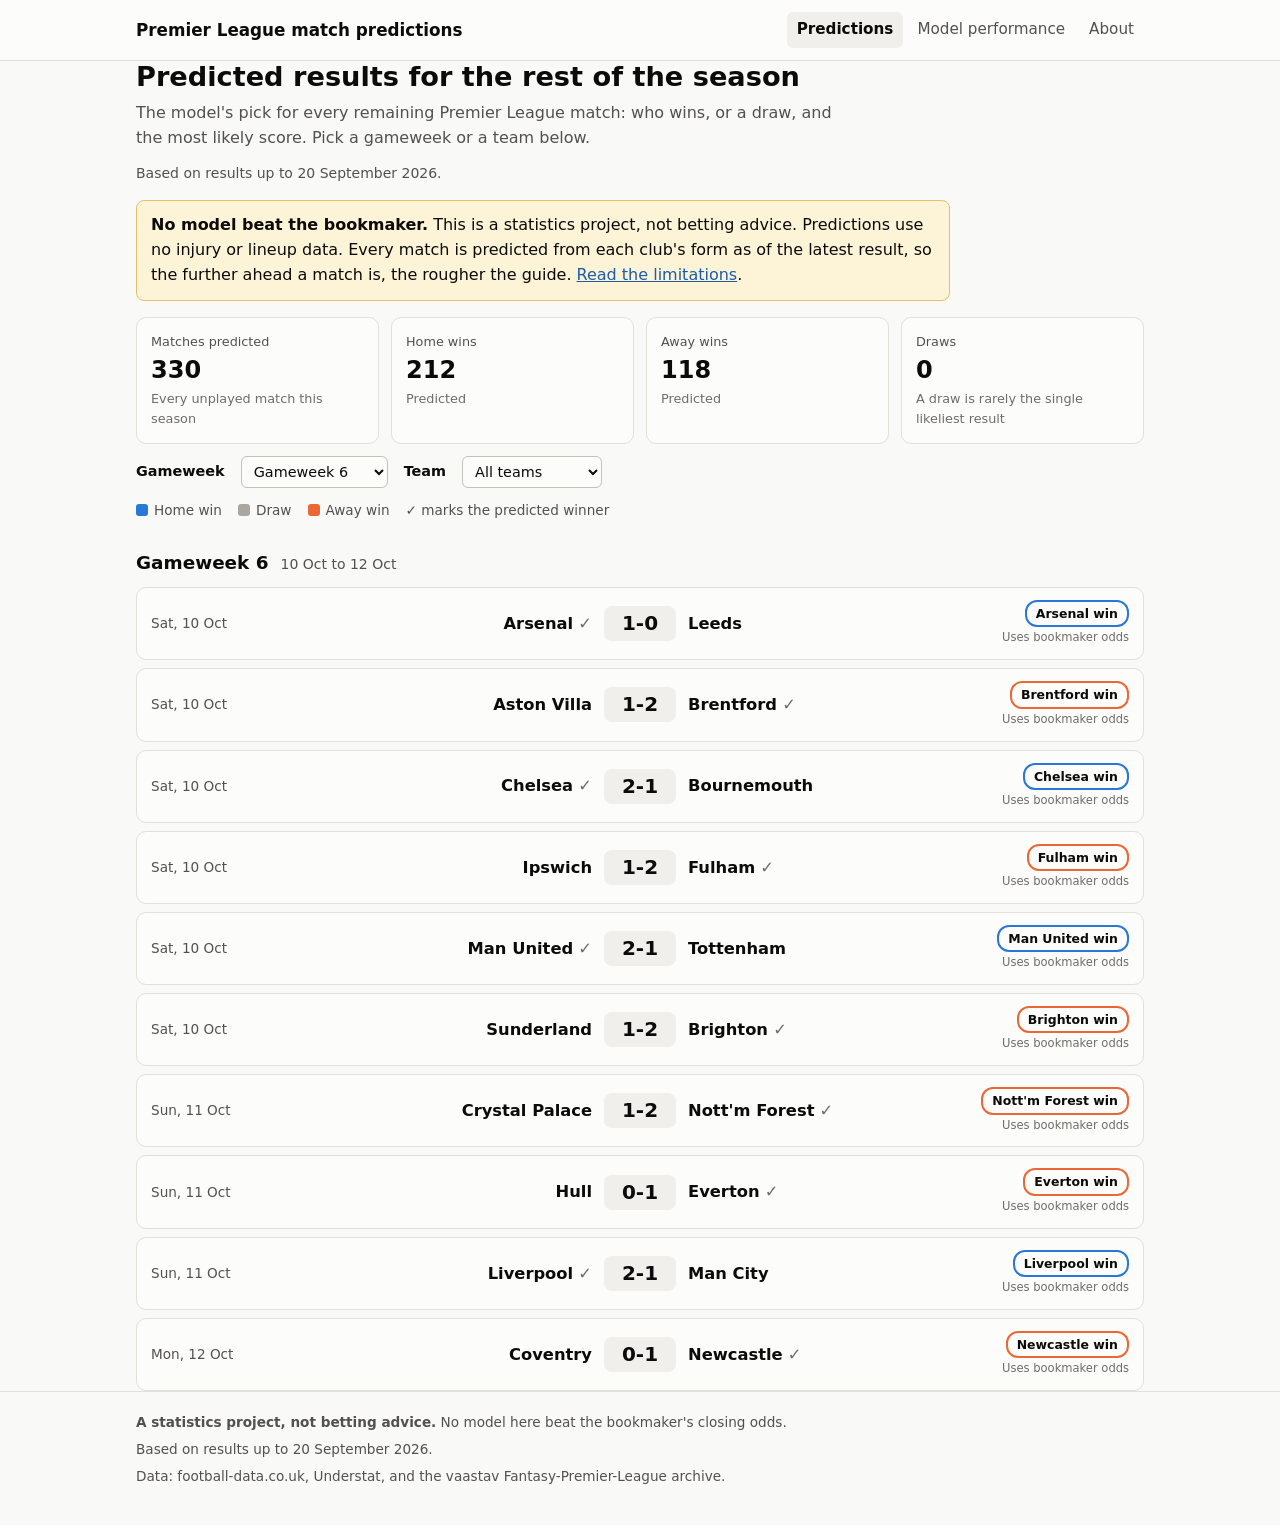
<file: docs/index.html>
<!doctype html>
<html lang="en">
<head>
  <meta charset="utf-8">
  <meta name="viewport" content="width=device-width, initial-scale=1">
  <title>Premier League match predictions</title>
  <meta name="description" content="Predicted results and scores for every remaining Premier League match this season.">
  <link rel="stylesheet" href="css/style.css">
</head>
<body>
  <header class="site-header" id="site-header"></header>
  <main class="wrap">
    <h1>Predicted results for the rest of the season</h1>
    <p class="lede">The model's pick for every remaining Premier League match: who wins, or a draw, and
      the most likely score. Pick a gameweek or a team below.</p>
    <p class="small" data-trained-through></p>

    <div class="notice">
      <p><strong>No model beat the bookmaker.</strong> This is a statistics project, not betting advice.
        Predictions use no injury or lineup data. Every match is predicted from each club's form as of the
        latest result, so the further ahead a match is, the rougher the guide.
        <a href="about.html">Read the limitations</a>.</p>
    </div>

    <div class="summary" id="summary"></div>

    <div class="controls">
      <label for="gw">Gameweek</label>
      <select id="gw"></select>
      <label for="team">Team</label>
      <select id="team"></select>
    </div>

    <div class="legend" aria-hidden="true">
      <span><i class="swatch" style="background:var(--home)"></i>Home win</span>
      <span><i class="swatch" style="background:var(--draw)"></i>Draw</span>
      <span><i class="swatch" style="background:var(--away)"></i>Away win</span>
      <span>&#10003; marks the predicted winner</span>
    </div>

    <div id="fixtures"></div>
  </main>
  <footer class="site-footer" id="site-footer"></footer>
  <script src="js/common.js"></script>
  <script src="js/predictions.js"></script>
</body>
</html>
</file>
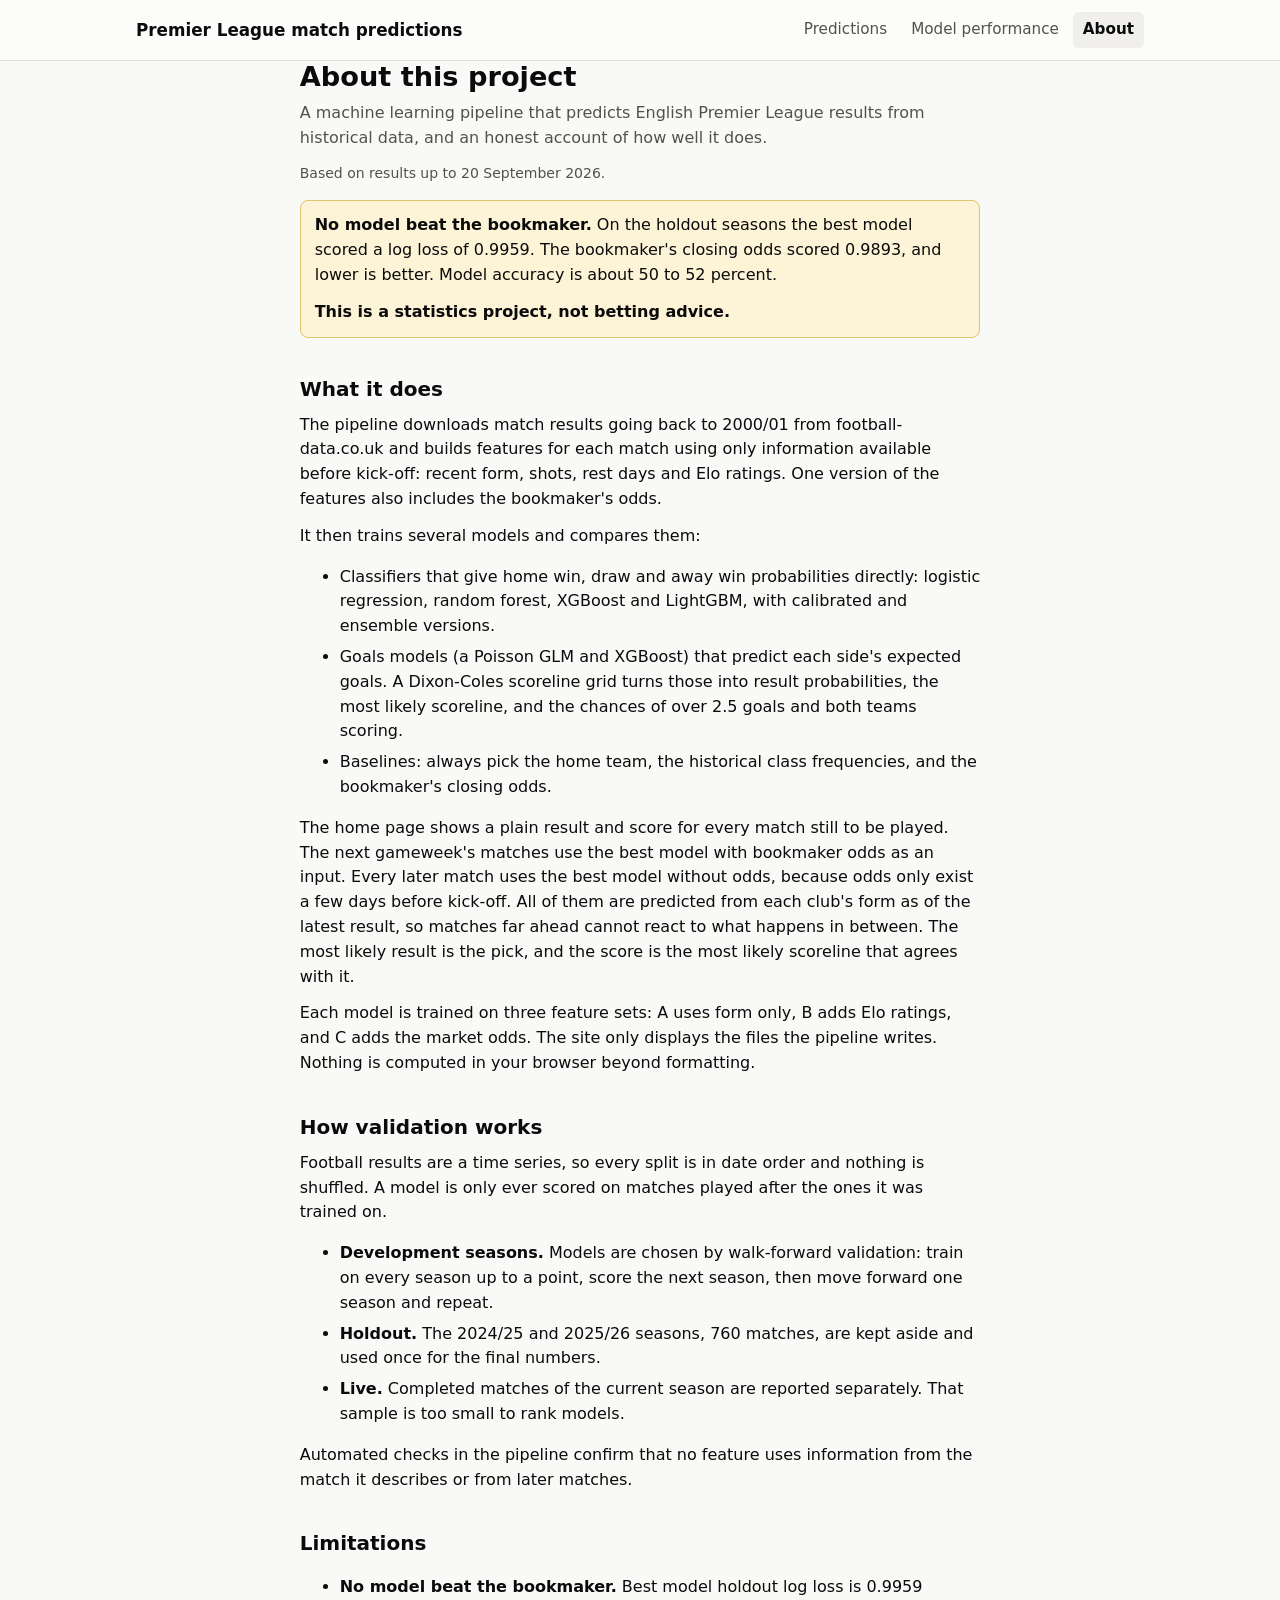
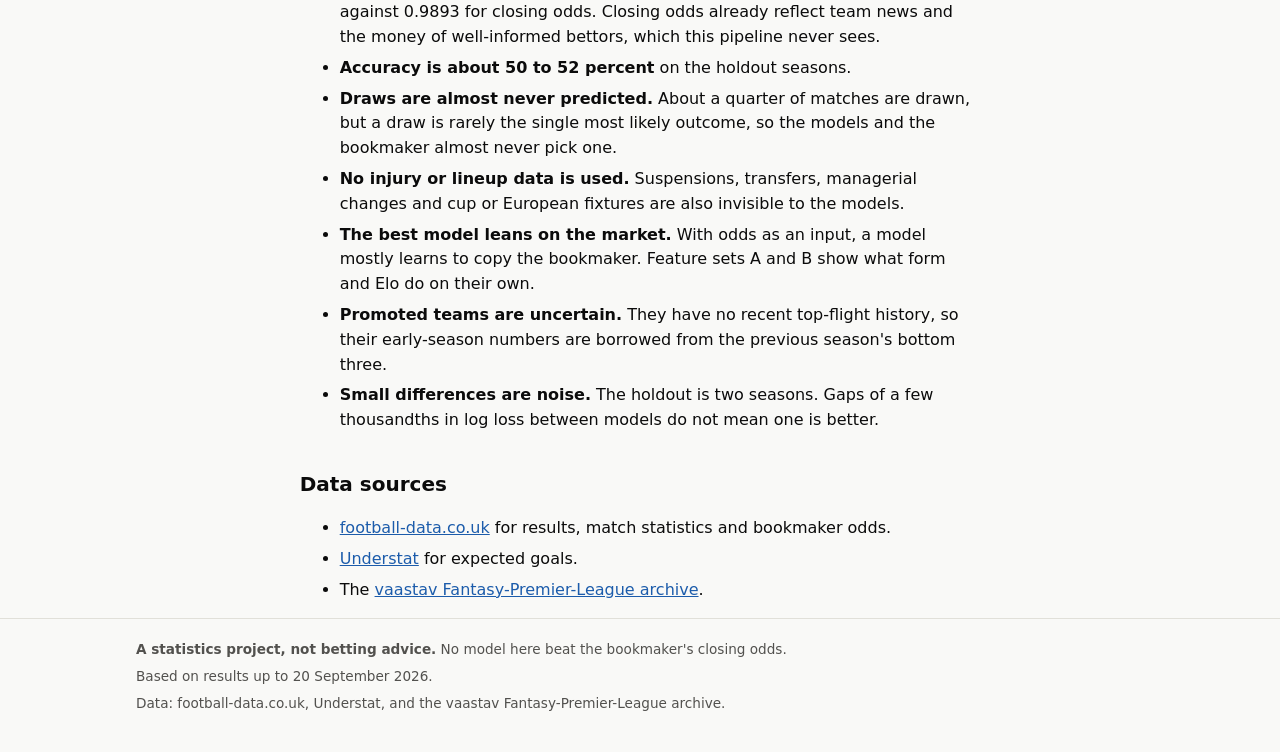
<file: docs/about.html>
<!doctype html>
<html lang="en">
<head>
  <meta charset="utf-8">
  <meta name="viewport" content="width=device-width, initial-scale=1">
  <title>About · Premier League match predictions</title>
  <meta name="description" content="What the project does, how it was validated, and its limitations.">
  <link rel="stylesheet" href="css/style.css">
</head>
<body>
  <header class="site-header" id="site-header"></header>
  <main class="wrap prose">
    <h1>About this project</h1>
    <p class="lede">A machine learning pipeline that predicts English Premier League results from
      historical data, and an honest account of how well it does.</p>
    <p class="small" data-trained-through></p>

    <div class="notice">
      <p><strong>No model beat the bookmaker.</strong> On the holdout seasons the best model scored a log
        loss of 0.9959. The bookmaker's closing odds scored 0.9893, and lower is better. Model accuracy is
        about 50 to 52 percent.</p>
      <p><strong>This is a statistics project, not betting advice.</strong></p>
    </div>

    <h2>What it does</h2>
    <p>The pipeline downloads match results going back to 2000/01 from football-data.co.uk and builds
      features for each match using only information available before kick-off: recent form, shots,
      rest days and Elo ratings. One version of the features also includes the bookmaker's odds.</p>
    <p>It then trains several models and compares them:</p>
    <ul>
      <li>Classifiers that give home win, draw and away win probabilities directly: logistic regression,
        random forest, XGBoost and LightGBM, with calibrated and ensemble versions.</li>
      <li>Goals models (a Poisson GLM and XGBoost) that predict each side's expected goals. A
        Dixon-Coles scoreline grid turns those into result probabilities, the most likely scoreline,
        and the chances of over 2.5 goals and both teams scoring.</li>
      <li>Baselines: always pick the home team, the historical class frequencies, and the bookmaker's
        closing odds.</li>
    </ul>
    <p>The home page shows a plain result and score for every match still to be played. The next
      gameweek's matches use the best model with bookmaker odds as an input. Every later match uses the
      best model without odds, because odds only exist a few days before kick-off. All of them are
      predicted from each club's form as of the latest result, so matches far ahead cannot react to what
      happens in between. The most likely result is the pick, and the score is the most likely scoreline
      that agrees with it.</p>
    <p>Each model is trained on three feature sets: A uses form only, B adds Elo ratings, and C adds
      the market odds. The site only displays the files the pipeline writes. Nothing is computed in
      your browser beyond formatting.</p>

    <h2>How validation works</h2>
    <p>Football results are a time series, so every split is in date order and nothing is shuffled.
      A model is only ever scored on matches played after the ones it was trained on.</p>
    <ul>
      <li><strong>Development seasons.</strong> Models are chosen by walk-forward validation: train on
        every season up to a point, score the next season, then move forward one season and repeat.</li>
      <li><strong>Holdout.</strong> The 2024/25 and 2025/26 seasons, 760 matches, are kept aside and
        used once for the final numbers.</li>
      <li><strong>Live.</strong> Completed matches of the current season are reported separately.
        That sample is too small to rank models.</li>
    </ul>
    <p>Automated checks in the pipeline confirm that no feature uses information from the match it
      describes or from later matches.</p>

    <h2>Limitations</h2>
    <ul>
      <li><strong>No model beat the bookmaker.</strong> Best model holdout log loss is 0.9959 against
        0.9893 for closing odds. Closing odds already reflect team news and the money of well-informed
        bettors, which this pipeline never sees.</li>
      <li><strong>Accuracy is about 50 to 52 percent</strong> on the holdout seasons.</li>
      <li><strong>Draws are almost never predicted.</strong> About a quarter of matches are drawn, but
        a draw is rarely the single most likely outcome, so the models and the bookmaker almost never
        pick one.</li>
      <li><strong>No injury or lineup data is used.</strong> Suspensions, transfers, managerial
        changes and cup or European fixtures are also invisible to the models.</li>
      <li><strong>The best model leans on the market.</strong> With odds as an input, a model mostly
        learns to copy the bookmaker. Feature sets A and B show what form and Elo do on their own.</li>
      <li><strong>Promoted teams are uncertain.</strong> They have no recent top-flight history, so
        their early-season numbers are borrowed from the previous season's bottom three.</li>
      <li><strong>Small differences are noise.</strong> The holdout is two seasons. Gaps of a few
        thousandths in log loss between models do not mean one is better.</li>
    </ul>

    <h2>Data sources</h2>
    <ul>
      <li><a href="https://www.football-data.co.uk/">football-data.co.uk</a> for results, match
        statistics and bookmaker odds.</li>
      <li><a href="https://understat.com/">Understat</a> for expected goals.</li>
      <li>The <a href="https://github.com/vaastav/Fantasy-Premier-League">vaastav Fantasy-Premier-League
        archive</a>.</li>
    </ul>
  </main>
  <footer class="site-footer" id="site-footer"></footer>
  <script src="js/common.js"></script>
  <script>renderChrome("about.html");</script>
</body>
</html>
</file>
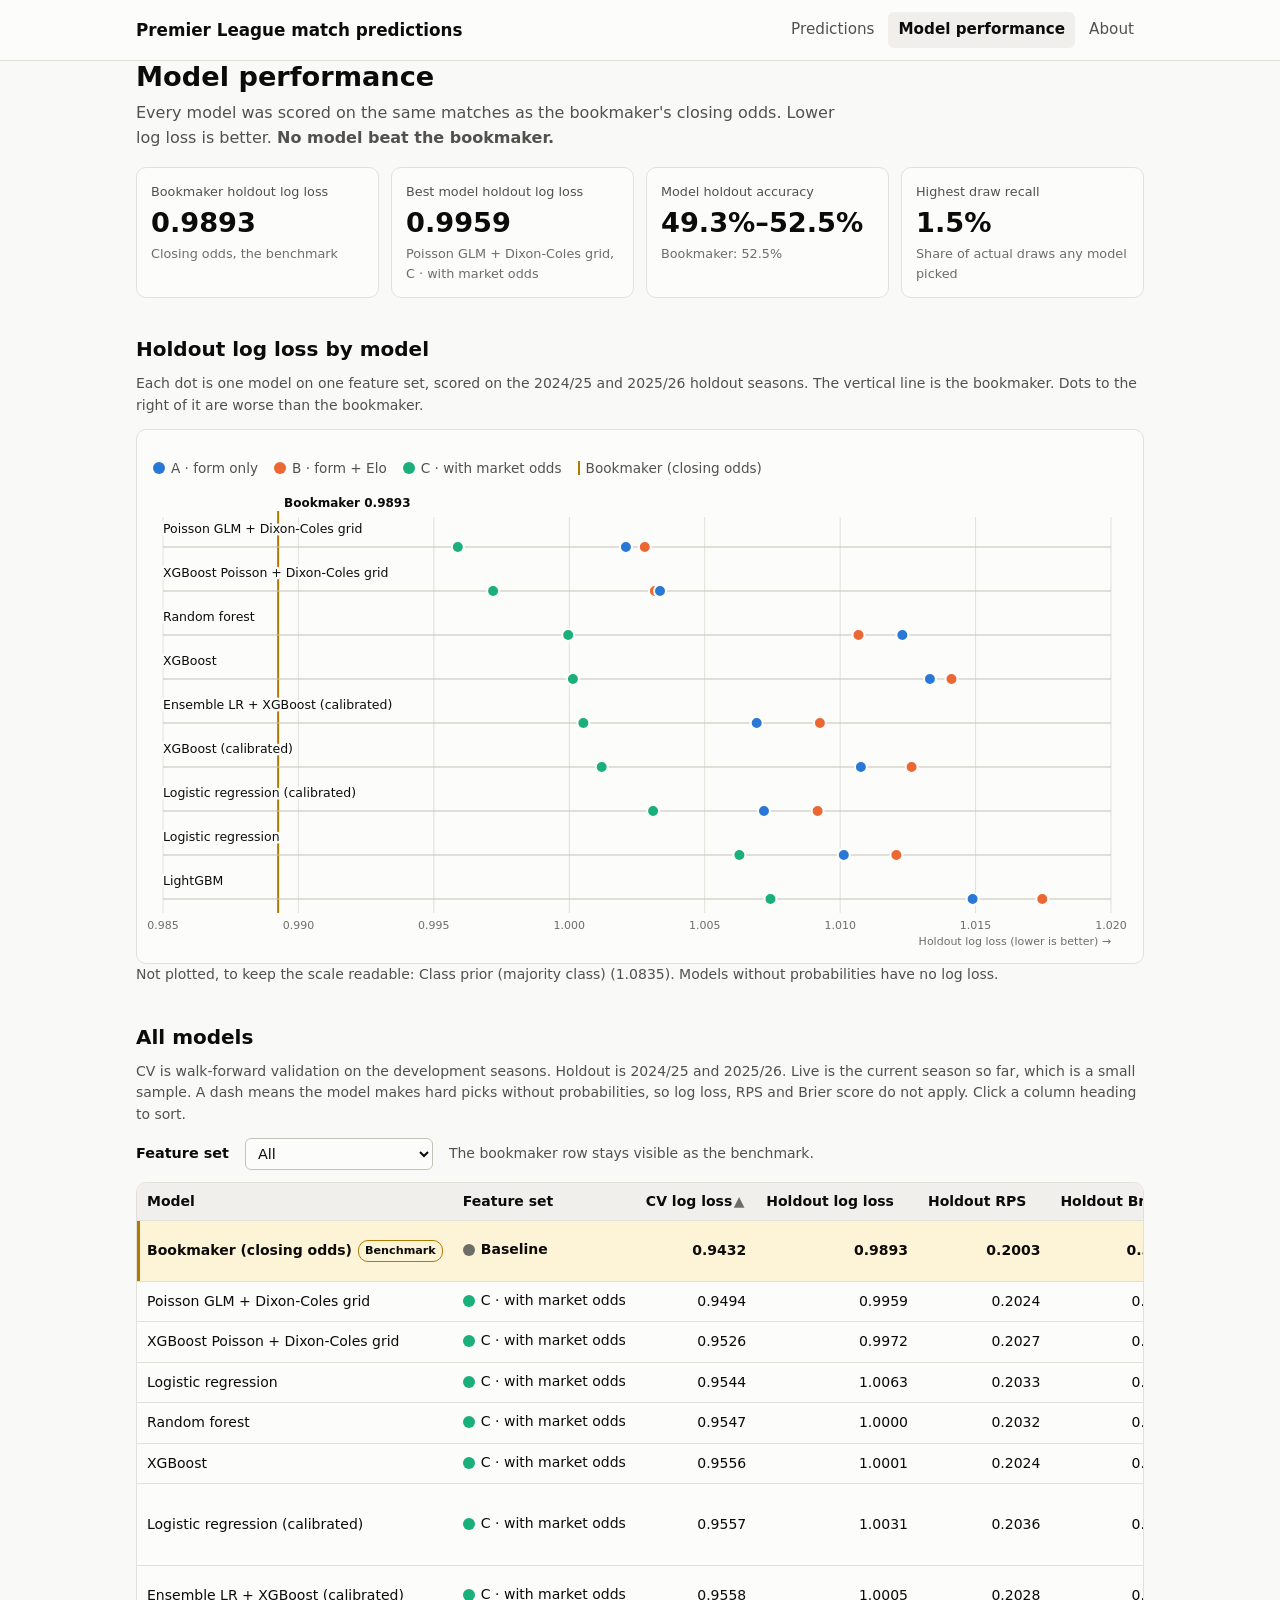
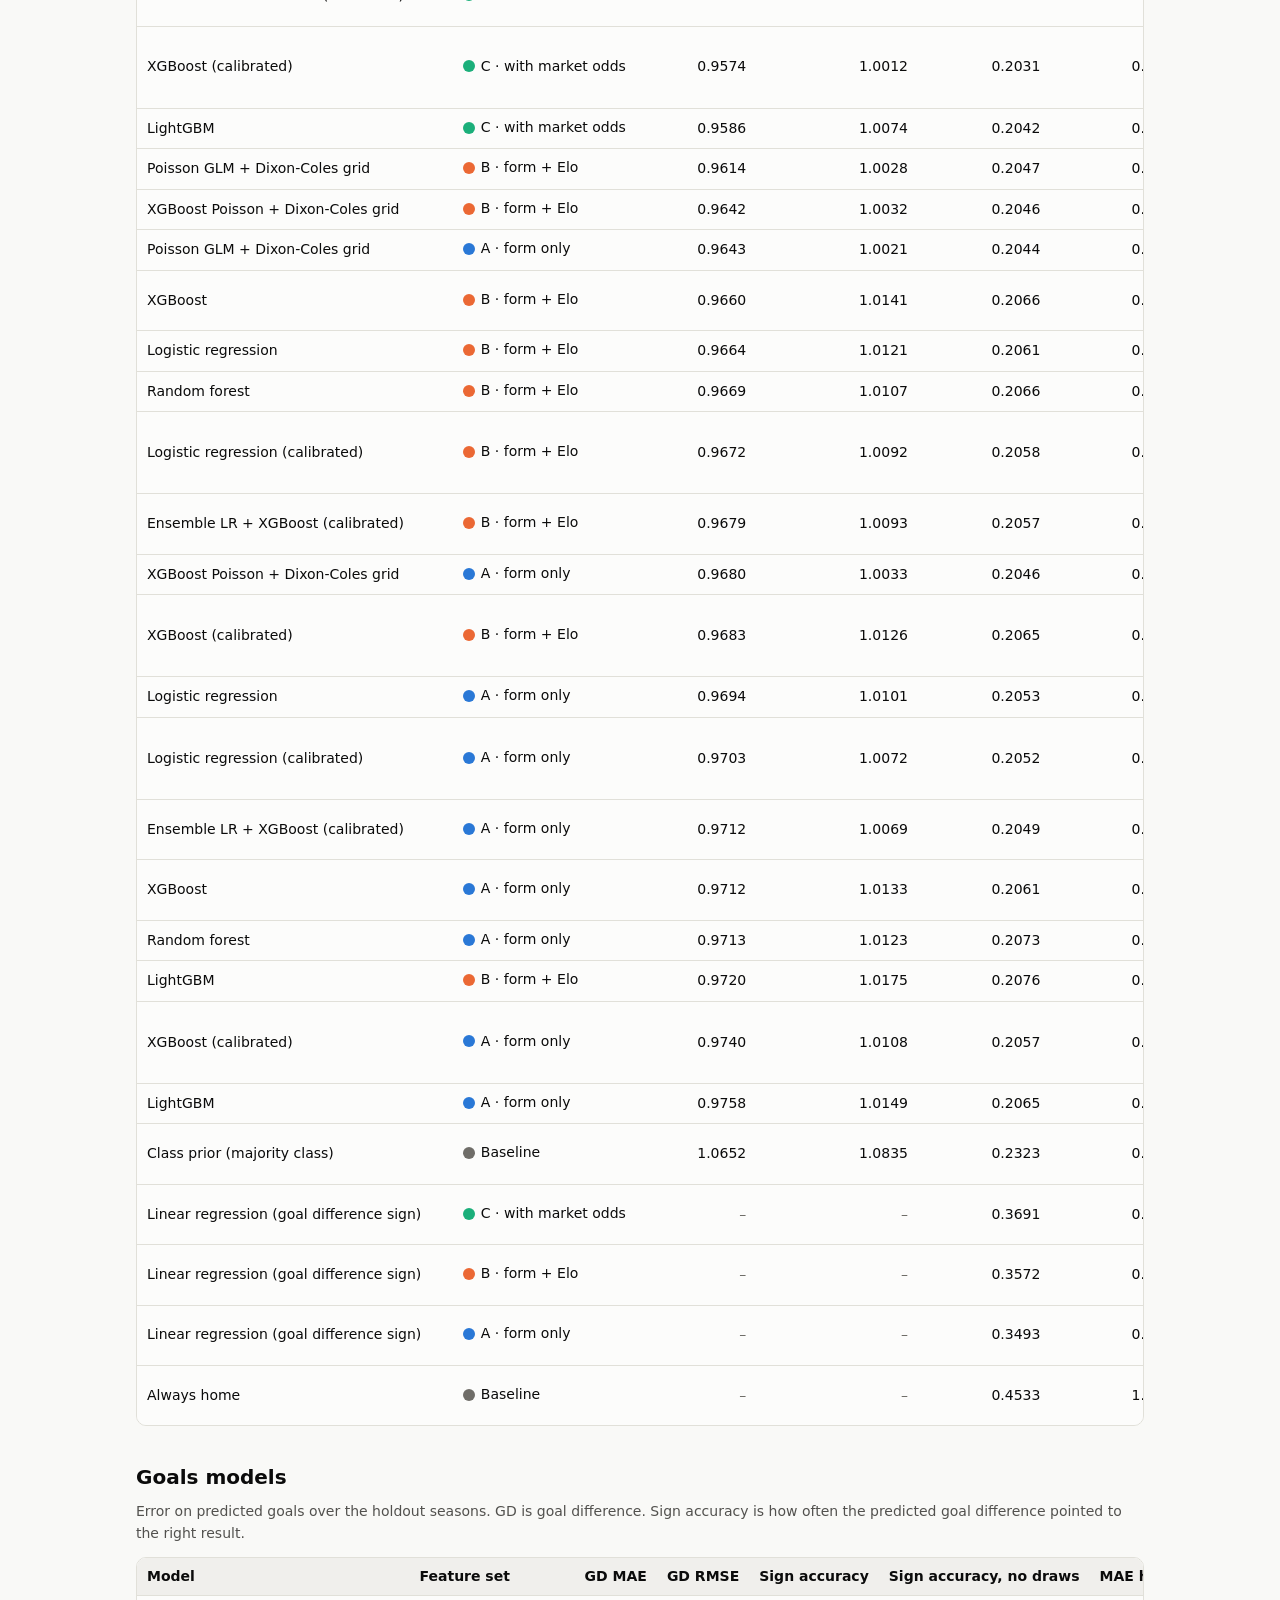
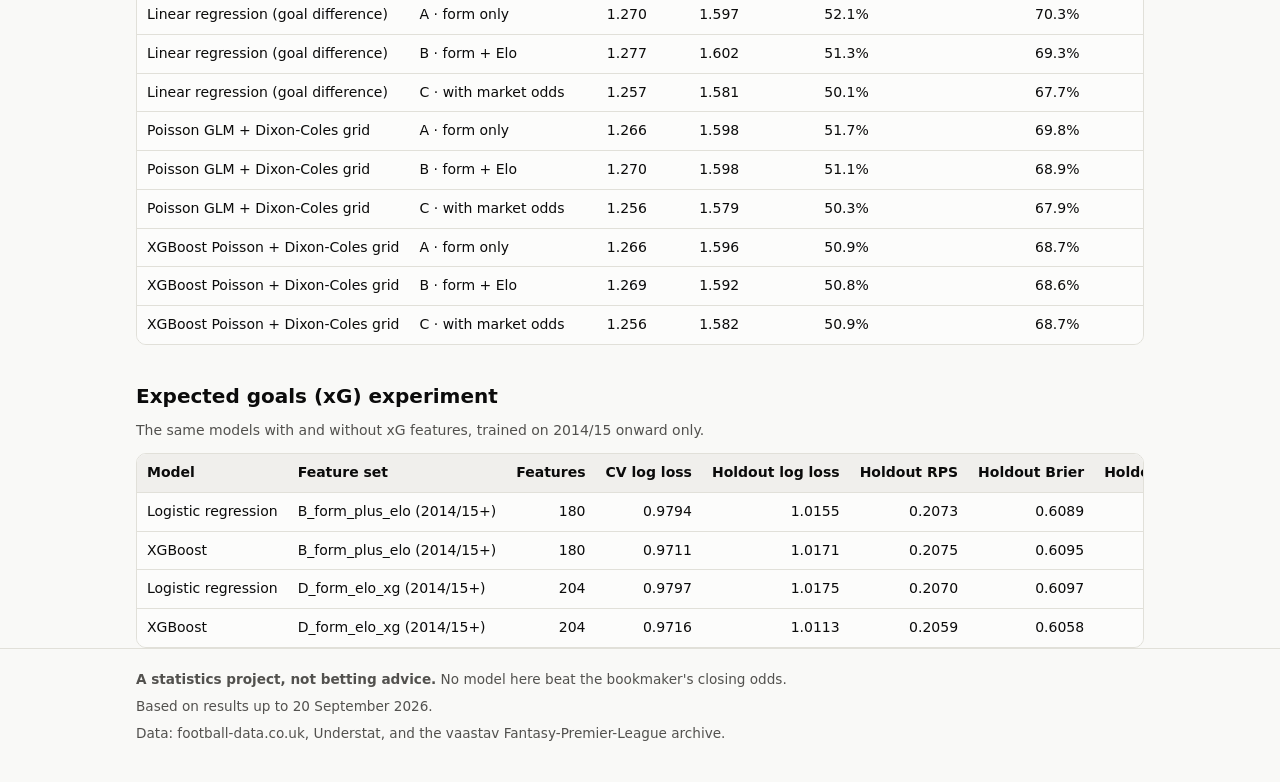
<file: docs/performance.html>
<!doctype html>
<html lang="en">
<head>
  <meta charset="utf-8">
  <meta name="viewport" content="width=device-width, initial-scale=1">
  <title>Model performance · Premier League match predictions</title>
  <meta name="description" content="How each model scored against the bookmaker's closing odds.">
  <link rel="stylesheet" href="css/style.css">
</head>
<body>
  <header class="site-header" id="site-header"></header>
  <main class="wrap">
    <h1>Model performance</h1>
    <p class="lede">Every model was scored on the same matches as the bookmaker's closing odds.
      Lower log loss is better. <strong>No model beat the bookmaker.</strong></p>

    <div class="tiles" id="tiles"></div>

    <h2>Holdout log loss by model</h2>
    <p class="small">Each dot is one model on one feature set, scored on the 2024/25 and 2025/26 holdout
      seasons. The vertical line is the bookmaker. Dots to the right of it are worse than the bookmaker.</p>
    <div class="panel">
      <div class="legend" id="chart-legend"></div>
      <div id="chart"></div>
      <div class="tooltip" id="tooltip"></div>
    </div>
    <p class="small" id="chart-note"></p>

    <h2>All models</h2>
    <p class="small">CV is walk-forward validation on the development seasons. Holdout is 2024/25 and
      2025/26. Live is the current season so far, which is a small sample. A dash means the model makes
      hard picks without probabilities, so log loss, RPS and Brier score do not apply. Click a column
      heading to sort.</p>
    <div class="controls">
      <label for="filter">Feature set</label>
      <select id="filter"></select>
      <span class="small">The bookmaker row stays visible as the benchmark.</span>
    </div>
    <div class="table-scroll"><table id="models"></table></div>

    <h2>Goals models</h2>
    <p class="small">Error on predicted goals over the holdout seasons. GD is goal difference. Sign accuracy
      is how often the predicted goal difference pointed to the right result.</p>
    <div class="table-scroll"><table id="goals"></table></div>

    <h2>Expected goals (xG) experiment</h2>
    <p class="small">The same models with and without xG features, trained on 2014/15 onward only.</p>
    <div class="table-scroll"><table id="xg"></table></div>
  </main>
  <footer class="site-footer" id="site-footer"></footer>
  <script src="js/common.js"></script>
  <script src="js/performance.js"></script>
</body>
</html>
</file>
<file: docs/css/style.css>
:root {
  --page: #f9f9f7;
  --surface: #fcfcfb;
  --surface-2: #f0efec;
  --text: #0b0b0b;
  --text-2: #52514e;
  --muted: #6f6d68;
  --line: #e1e0d9;
  --axis: #c3c2b7;
  --link: #1c5cab;
  --home: #2a78d6;
  --draw: #a9a79f;
  --away: #eb6834;
  --set-a: #2a78d6;
  --set-b: #eb6834;
  --set-c: #1baf7a;
  --bench-bg: #fdf3d6;
  --bench-line: #b07a00;
  --notice-bg: #fdf3d6;
  --notice-line: #e2c36b;
}

@media (prefers-color-scheme: dark) {
  :root {
    --page: #0d0d0d;
    --surface: #1a1a19;
    --surface-2: #262624;
    --text: #f0efec;
    --text-2: #c3c2b7;
    --muted: #9c9a93;
    --line: #2c2c2a;
    --axis: #4a4a46;
    --link: #86b6ef;
    --home: #3987e5;
    --draw: #6b6a65;
    --away: #d95926;
    --set-a: #3987e5;
    --set-b: #d95926;
    --set-c: #199e70;
    --bench-bg: #33290d;
    --bench-line: #e0a82a;
    --notice-bg: #2b2410;
    --notice-line: #6b5518;
  }
}

* { box-sizing: border-box; }

html { color-scheme: light dark; }

body {
  margin: 0;
  background: var(--page);
  color: var(--text);
  font: 16px/1.55 system-ui, -apple-system, "Segoe UI", Roboto, Helvetica, Arial, sans-serif;
}

a { color: var(--link); }

.wrap { max-width: 1040px; margin: 0 auto; padding: 0 16px; }

/* Header and navigation */
.site-header { background: var(--surface); border-bottom: 1px solid var(--line); }
.site-header .wrap {
  display: flex; flex-wrap: wrap; align-items: center;
  justify-content: space-between; gap: 4px 24px; padding-top: 12px; padding-bottom: 12px;
}
.brand { font-weight: 700; font-size: 1.05rem; color: var(--text); text-decoration: none; }
nav { display: flex; gap: 4px; flex-wrap: wrap; }
nav a {
  padding: 6px 10px; border-radius: 6px; color: var(--text-2);
  text-decoration: none; font-size: 0.95rem;
}
nav a:hover { background: var(--surface-2); color: var(--text); }
nav a[aria-current="page"] { background: var(--surface-2); color: var(--text); font-weight: 600; }

main { padding: 24px 0 48px; }
h1 { font-size: 1.7rem; line-height: 1.2; margin: 0 0 8px; }
h2 { font-size: 1.25rem; margin: 36px 0 8px; }
h3 { font-size: 1.05rem; margin: 24px 0 6px; }
p { margin: 0 0 12px; }
.lede { color: var(--text-2); max-width: 70ch; }
.prose { max-width: 70ch; }
.prose li { margin-bottom: 6px; }
.small { font-size: 0.875rem; color: var(--text-2); }
.num { font-variant-numeric: tabular-nums; }

.notice {
  background: var(--notice-bg); border: 1px solid var(--notice-line);
  border-radius: 8px; padding: 12px 14px; margin: 16px 0; max-width: 80ch;
}
.notice p:last-child { margin-bottom: 0; }

.error {
  border: 1px solid var(--away); border-radius: 8px; padding: 12px 14px;
  background: var(--surface); margin: 16px 0;
}

/* Fixture cards */
.controls label { font-weight: 600; }
.summary { display: grid; grid-template-columns: repeat(auto-fit, minmax(150px, 1fr)); gap: 12px; margin: 16px 0 8px; }
.gw { margin: 28px 0 10px; display: flex; flex-wrap: wrap; align-items: baseline; gap: 2px 12px; }
.gw h2 { margin: 0; font-size: 1.15rem; }
.fixtures { display: grid; gap: 8px; }
.fx {
  background: var(--surface); border: 1px solid var(--line); border-radius: 10px;
  padding: 12px 14px; display: grid; grid-template-columns: 9.5em 1fr 4.5em 1fr 9.5em;
  gap: 8px 12px; align-items: center;
}
.fx .when { font-size: 0.85rem; color: var(--text-2); }
.fx .team { font-weight: 600; font-size: 1.02rem; color: var(--text); overflow-wrap: anywhere; }
.fx .team.home { text-align: right; }
.fx .team.pick { font-weight: 800; }
.fx .team.pick::after { content: " \2713"; color: var(--muted); font-weight: 400; }
.fx .score {
  text-align: center; font-size: 1.25rem; font-weight: 800; font-variant-numeric: tabular-nums;
  background: var(--surface-2); border-radius: 8px; padding: 2px 0; color: var(--text);
}
.fx .verdict { justify-self: end; text-align: right; }
.pill {
  display: inline-block; font-size: 0.78rem; font-weight: 700; padding: 2px 9px; border-radius: 12px;
  border: 2px solid var(--axis); color: var(--text); white-space: nowrap;
}
.pill.h { border-color: var(--home); }
.pill.a { border-color: var(--away); }
.pill.d { border-color: var(--draw); }
.basis { display: block; font-size: 0.72rem; color: var(--muted); margin-top: 2px; }
@media (max-width: 720px) {
  .fx { grid-template-columns: 1fr 4em 1fr; }
  .fx .when { grid-column: 1 / -1; }
  .fx .verdict { grid-column: 1 / -1; justify-self: start; text-align: left; }
}

.legend { display: flex; flex-wrap: wrap; gap: 6px 16px; font-size: 0.85rem; color: var(--text-2); margin: 12px 0; }
.legend span { display: inline-flex; align-items: center; gap: 6px; }
.swatch { width: 12px; height: 12px; border-radius: 3px; display: inline-block; }
.swatch.dot { border-radius: 50%; }
.swatch.rule { width: 2px; height: 14px; border-radius: 0; background: var(--bench-line); }

/* Headline tiles */
.tiles { display: grid; grid-template-columns: repeat(auto-fit, minmax(190px, 1fr)); gap: 12px; margin: 16px 0; }
.tile { background: var(--surface); border: 1px solid var(--line); border-radius: 10px; padding: 14px; }
.tile .label { font-size: 0.8rem; color: var(--text-2); }
.tile .value { font-size: 1.7rem; font-weight: 700; font-variant-numeric: tabular-nums; color: var(--text); }
.tile .sub { font-size: 0.8rem; color: var(--muted); }

/* Chart */
.panel { background: var(--surface); border: 1px solid var(--line); border-radius: 10px; padding: 16px; position: relative; }
#chart svg { display: block; width: 100%; height: auto; overflow: visible; }
#chart text { font-family: inherit; }
.tooltip {
  position: absolute; pointer-events: none; z-index: 5; display: none;
  background: var(--text); color: var(--page); padding: 6px 9px; border-radius: 6px;
  font-size: 0.8rem; line-height: 1.35; max-width: 240px;
}

/* Tables */
.controls { display: flex; flex-wrap: wrap; gap: 8px 16px; align-items: center; margin: 12px 0; font-size: 0.9rem; }
select {
  font: inherit; padding: 6px 8px; border-radius: 6px;
  border: 1px solid var(--axis); background: var(--surface); color: var(--text);
}
.table-scroll { overflow-x: auto; background: var(--surface); border: 1px solid var(--line); border-radius: 10px; }
table { border-collapse: collapse; width: 100%; font-size: 0.875rem; }
th, td { padding: 8px 10px; text-align: left; border-bottom: 1px solid var(--line); white-space: nowrap; color: var(--text); }
td.n, th.n { text-align: right; font-variant-numeric: tabular-nums; }
td.note { white-space: normal; min-width: 220px; color: var(--text-2); }
td.blank { color: var(--muted); }
thead th { background: var(--surface-2); font-weight: 600; position: sticky; top: 0; }
thead th button {
  font: inherit; font-weight: 600; color: inherit; background: none; border: 0;
  padding: 0; cursor: pointer; white-space: nowrap;
}
thead th button:hover { text-decoration: underline; }
thead th button .arrow { color: var(--muted); display: inline-block; width: 1em; }
tbody tr:last-child td { border-bottom: 0; }
tr.benchmark td { background: var(--bench-bg); font-weight: 600; }
tr.benchmark td:first-child { box-shadow: inset 3px 0 0 var(--bench-line); }
.tag {
  display: inline-block; font-size: 0.7rem; font-weight: 600; padding: 1px 6px; margin-left: 6px;
  border: 1px solid var(--bench-line); border-radius: 10px; color: var(--text); vertical-align: middle;
}
.set { display: inline-flex; align-items: center; gap: 6px; }

.site-footer { border-top: 1px solid var(--line); padding: 20px 0 32px; color: var(--text-2); font-size: 0.85rem; }
.site-footer p { margin-bottom: 6px; }

@media (max-width: 420px) {
  .fixtures { grid-template-columns: 1fr; }
  h1 { font-size: 1.4rem; }
}
.summary .tile .value { font-size: 1.5rem; }
</file>
